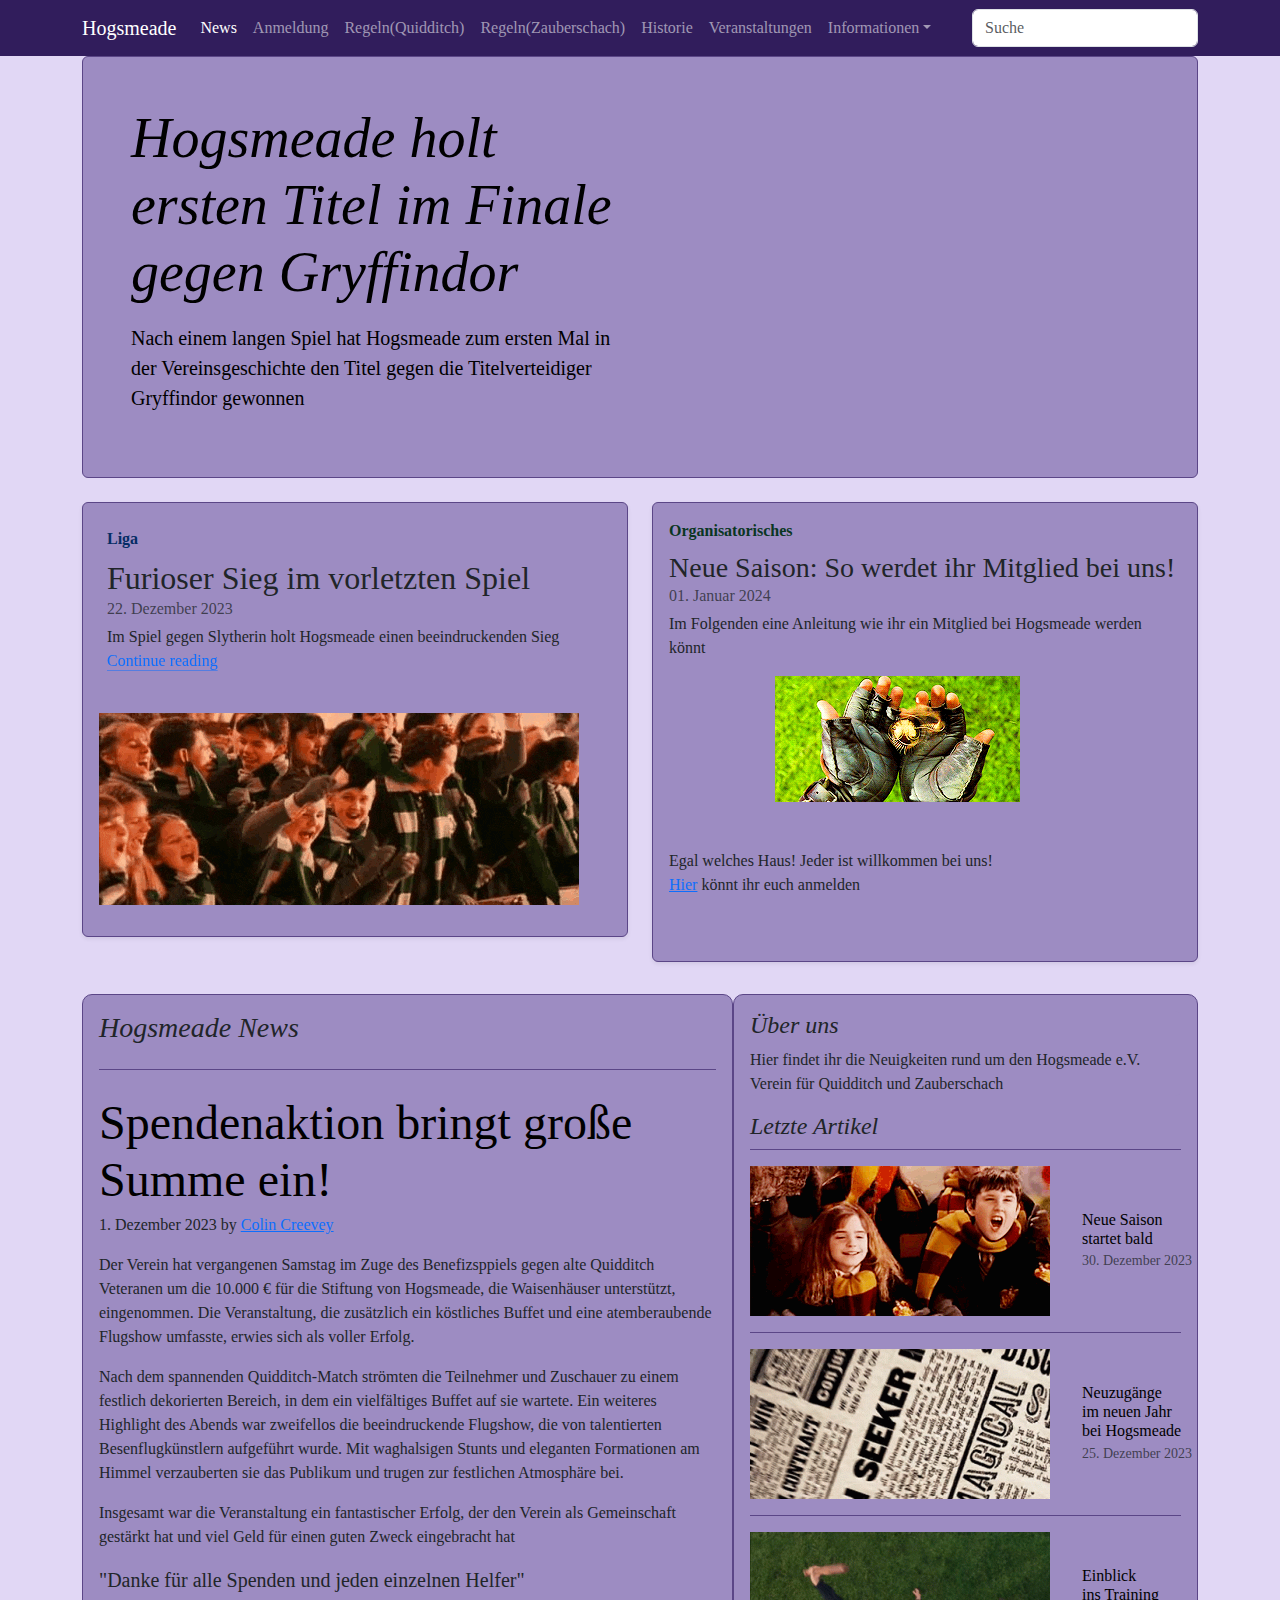
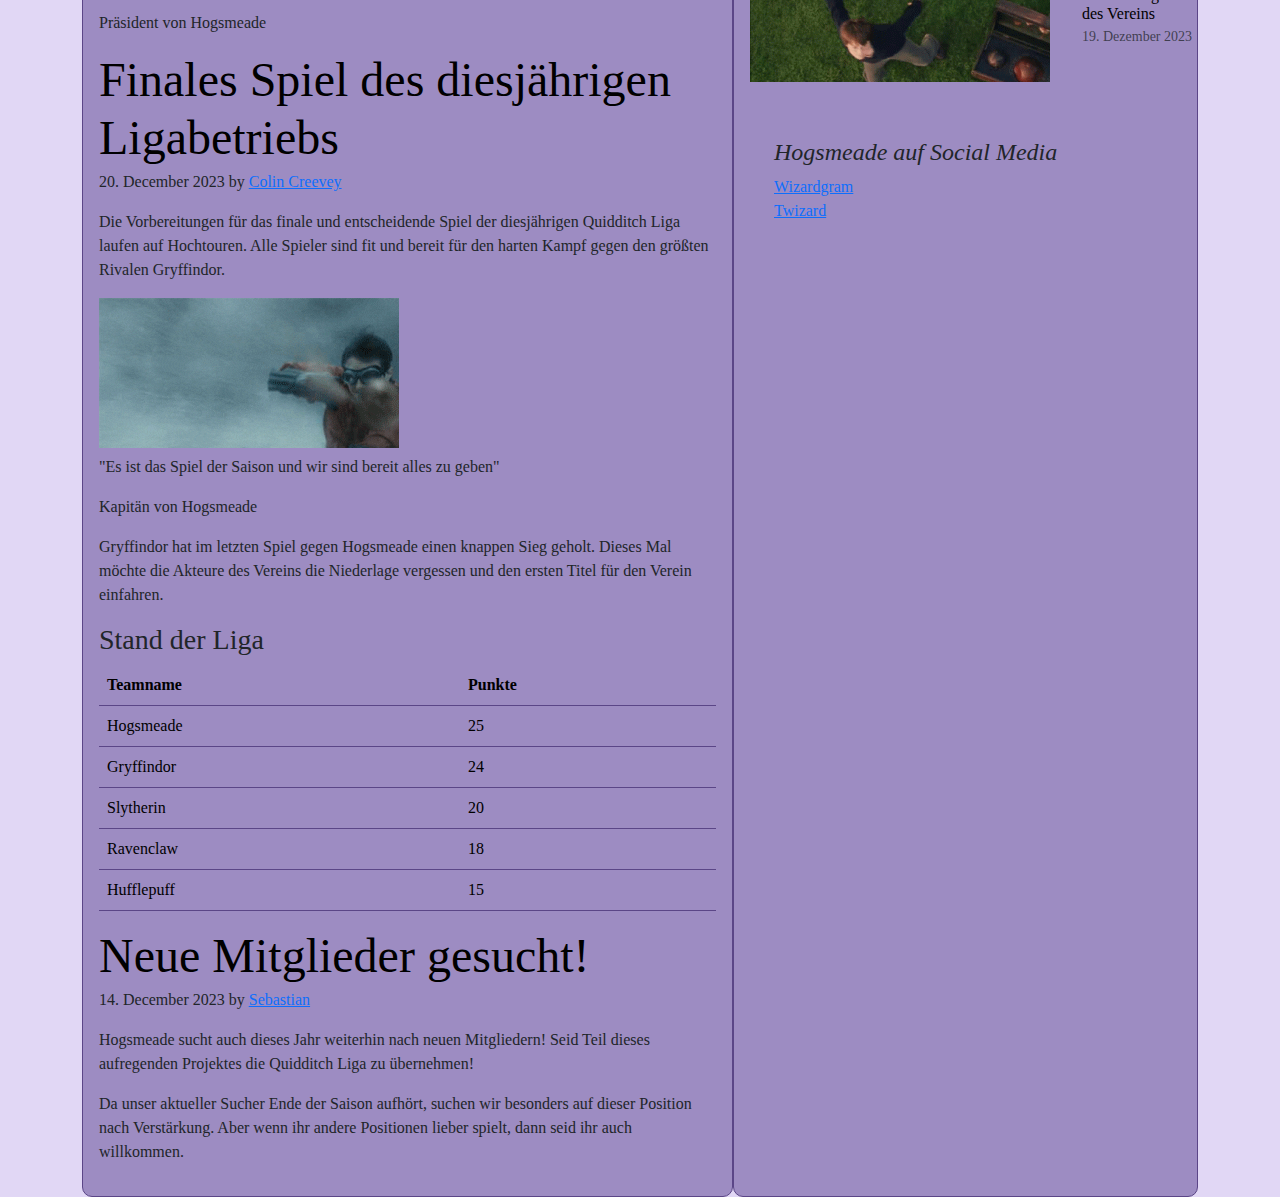
<file: index.html>
<!DOCTYPE html>
<html lang="de">
<head>
    <meta charset="UTF-8">
    <meta name="viewport" content="width=device-width, initial-scale=1">
    <title>Hogsmeade e.V.</title>
    <link rel="stylesheet" href="./CSS/bootstrap.css">
    <link rel="stylesheet" type="text/css" href="CSS/styles.css">
    <script src="./JS/bootstrap.bundle.js"></script>
</head>
<body>
<nav class="navbar navbar-expand-md navbar-dark bg-primary" aria-label="navbar">
    <div class="container-xl">
        <a class="navbar-brand" href="index.html">Hogsmeade</a>
        <button class="navbar-toggler" type="button" data-bs-toggle="collapse" data-bs-target="#navbar"
                aria-controls="navbar" aria-expanded="false" aria-label="Toggle navigation">
            <span class="navbar-toggler-icon"></span>
        </button>
        <div class="collapse navbar-collapse" id="navbar">
            <ul class="navbar-nav me-auto mb-2 mb-lg-0">
                <li class="nav-item">
                    <a class="nav-link active" aria-current="page" href="index.html">News</a>
                </li>
                <li class="nav-item">
                    <a class="nav-link" href="anmeldung.html">Anmeldung</a>
                </li>
                <li class="nav-item">
                    <a class="nav-link" href="regelnquidditch.html">Regeln(Quidditch)</a>
                </li>
                <li class="nav-item">
                    <a class="nav-link" aria-current="page" href="regelnzauberschach.html">Regeln(Zauberschach)</a>
                </li>
                <li class="nav-item">
                    <a class="nav-link" href="historie.html">Historie</a>
                </li>
                <li class="nav-item">
                    <a class="nav-link" href="veranstaltungen.html">Veranstaltungen</a>
                </li>
                <li class="nav-item dropdown">
                    <a class="nav-link dropdown-toggle" href="#" data-bs-toggle="dropdown" aria-expanded="false">Informationen</a>
                    <ul class="dropdown-menu">
                        <li><a class="dropdown-item" href="impressum.html">Impressum</a></li>
                        <li><a class="dropdown-item" href="kontakt.html">Kontakt</a></li>
                    </ul>
                </li>
            </ul>
            <form role="search">
                <input class="form-control" type="search" placeholder="Suche" aria-label="Search">
            </form>
        </div>
    </div>
</nav>

<main class="container">
    <div class="p-4 p-md-5 mb-4 rounded text-body-emphasis bg-secondary border ">
        <div class="col-lg-6 px-0">
            <h1 class="display-4 fst-italic">Hogsmeade holt ersten Titel im Finale gegen Gryffindor</h1>
            <p class="lead my-3">Nach einem langen Spiel hat Hogsmeade zum ersten Mal in der Vereinsgeschichte den Titel
                gegen die Titelverteidiger Gryffindor gewonnen</p>
        </div>
    </div>

    <div class="row ">
        <div class="col-md-6 mb-2">
            <div class="row g-0 border rounded overflow-hidden flex-md-row mb-4 shadow-sm h-md-250 position-relative bg-secondary">
                <div class="col p-4 d-flex flex-column position-static">
                    <strong class="d-inline-block mb-2 text-primary-emphasis">Liga</strong>
                    <h3 class="mb-0 fs-2">Furioser Sieg im vorletzten Spiel</h3>
                    <div class="mb-1 text-body-secondary">22. Dezember 2023</div>
                    <p class="card-text mb-auto">Im Spiel gegen Slytherin holt Hogsmeade einen beeindruckenden Sieg</p>
                    <a href="#" class="icon-link gap-1 icon-link-hover stretched-link">
                        Continue reading
                    </a>
                </div>
                <div class="d-lg-block p-3 pb-4">
                    <!--Quelle GIF:https://giphy.com/gifs/harry-potter-draco-11bwcbp9asDIpW                -->
                    <iframe src="./assets/cheer.gif" width="480" height="192" scrolling="no"></iframe>
                </div>
            </div>
        </div>
        <div class="col-md-6 mb-2">
            <div class="row g-0 border rounded overflow-hidden flex-md-row mb-4 shadow-sm h-md-250 position-relative bg-secondary">
                <div class="col p-3 d-flex flex-column position-static">
                    <strong class="d-inline-block mb-2 text-success-emphasis">Organisatorisches</strong>
                    <h3 class="mb-0">Neue Saison: So werdet ihr Mitglied bei uns!</h3>
                    <div class="mb-1 text-body-secondary">01. Januar 2024</div>
                    <p class="mb-auto">Im Folgenden eine Anleitung wie ihr ein Mitglied bei Hogsmeade werden könnt</p>
                </div>
                <div class="text-center d-lg-block">
                    <!--Quelle GIF:https://giphy.com/gifs/harry-potter-quidditch-snitch-go5Iy1VIpVwqI              -->
                    <iframe src="assets/snatch.gif" scrolling="no"></iframe>
                </div>
                <div class="col p-3 pb-5">
                    <p class="">Egal welches Haus! Jeder ist willkommen bei uns!<br><a href="anmeldung.html"
                                                                                       target="_blank">Hier</a> könnt
                        ihr euch anmelden</p>
                </div>
            </div>
        </div>
    </div>

    <div class="row g-0 ">
        <div class="col-md-7 bg-secondary border p-3">
            <h3 class="pb-4 mb-4 fst-italic border-bottom">
                Hogsmeade News
            </h3>

            <article class="blog-post">
                <h2 class="display-5 link-body-emphasis mb-1">Spendenaktion bringt große Summe ein!</h2>
                <p class="blog-post-meta">1. Dezember 2023 by <a href="impressum.html" target="_blank">Colin Creevey</a>
                </p>

                <p>Der Verein hat vergangenen Samstag im Zuge des Benefizsppiels gegen alte Quidditch Veteranen um die
                    10.000 € für die Stiftung von Hogsmeade, die Waisenhäuser unterstützt, eingenommen. Die
                    Veranstaltung, die zusätzlich ein köstliches Buffet und eine
                    atemberaubende Flugshow umfasste, erwies sich als voller Erfolg.</p>
                <p>Nach dem spannenden Quidditch-Match strömten die Teilnehmer und Zuschauer zu einem festlich
                    dekorierten Bereich, in dem ein vielfältiges Buffet auf sie wartete. Ein weiteres Highlight des
                    Abends war zweifellos die beeindruckende Flugshow, die von talentierten Besenflugkünstlern
                    aufgeführt wurde. Mit waghalsigen Stunts und eleganten Formationen am Himmel verzauberten sie das
                    Publikum und trugen zur festlichen Atmosphäre bei. </p>
                <p>Insgesamt war die Veranstaltung ein fantastischer Erfolg, der den Verein als Gemeinschaft gestärkt
                    hat und viel Geld für einen guten Zweck eingebracht hat</p>
                <blockquote class="blockquote">
                    <p>"Danke für alle Spenden und jeden einzelnen Helfer"</p>
                </blockquote>
                <p>Präsident von Hogsmeade</p>
            </article>

            <article class="blog-post">
                <h2 class="display-5 link-body-emphasis mb-1">Finales Spiel des diesjährigen Ligabetriebs</h2>
                <p class="blog-post-meta">20. December 2023 by <a href="impressum.html" target="_blank">Colin
                    Creevey</a></p>

                <p>Die Vorbereitungen für das finale und entscheidende Spiel der diesjährigen Quidditch Liga laufen auf
                    Hochtouren. Alle Spieler sind fit und bereit für den harten Kampf gegen den größten Rivalen
                    Gryffindor.</p>
                <!--Quelle GIF:https://giphy.com/gifs/harry-potter-quidditch-prisoner-of-azkaban-xpBiaXFbVUtTa                 -->
                <iframe src="assets/tense.gif" scrolling="no"></iframe>
                <blockquote>
                    <p>"Es ist das Spiel der Saison und wir sind bereit alles zu geben"</p>
                </blockquote>
                <p>Kapitän von Hogsmeade</p>
                <p>Gryffindor hat im letzten Spiel gegen Hogsmeade einen knappen Sieg geholt. Dieses Mal möchte die
                    Akteure des Vereins die Niederlage vergessen und den ersten Titel für den Verein einfahren.</p>
                <h3>Stand der Liga</h3>
                <table class="table table-primary">
                    <thead>
                    <tr>
                        <th>Teamname</th>
                        <th>Punkte</th>
                    </tr>
                    </thead>
                    <tbody>
                    <tr>
                        <td>Hogsmeade</td>
                        <td>25</td>
                    </tr>
                    <tr>
                        <td>Gryffindor</td>
                        <td>24</td>
                    </tr>
                    <tr>
                        <td>Slytherin</td>
                        <td>20</td>
                    </tr>
                    <tr>
                        <td>Ravenclaw</td>
                        <td>18</td>
                    </tr>
                    <tr>
                        <td>Hufflepuff</td>
                        <td>15</td>
                    </tr>
                    </tbody>
                </table>
            </article>

            <article class="blog-post">
                <h2 class="display-5 link-body-emphasis mb-1">Neue Mitglieder gesucht!</h2>
                <p class="blog-post-meta">14. December 2023 by <a href="impressum.html" target="_blank">Sebastian</a>
                </p>

                <p>Hogsmeade sucht auch dieses Jahr weiterhin nach neuen Mitgliedern! Seid Teil dieses aufregenden
                    Projektes die Quidditch Liga zu übernehmen!</p>
                <p>Da unser aktueller Sucher Ende der Saison aufhört, suchen wir besonders auf dieser Position nach
                    Verstärkung. Aber wenn ihr andere Positionen lieber spielt, dann seid ihr auch willkommen.</p>
            </article>
        </div>

        <div class="col-md-5 bg-secondary border p-3">
            <div class="" style="top: 2rem;">
                <div class="mb-3 bg-body-tertiary rounded bg-secondary">
                    <h4 class="fst-italic">Über uns</h4>
                    <p class="mb-0">Hier findet ihr die Neuigkeiten rund um den Hogsmeade e.V. Verein für Quidditch und
                        Zauberschach</p>
                </div>

                <div>
                    <h4 class="fst-italic">Letzte Artikel</h4>
                    <ul class="list-unstyled">
                        <li>
                            <a class="d-flex flex-column flex-lg-row gap-3 align-items-start align-items-lg-center py-3 link-body-emphasis text-decoration-none border-top"
                               href="#">
                                <!--Quelle GIF:https://giphy.com/gifs/harry-potter-hermione-neville-40KXzKllSl6ve  -->
                                <iframe src="assets/cheer%20gryff.gif" scrolling="no"></iframe>
                                <rect width="100%" height="100%" fill="#777"></rect>
                                <div class="col-lg-8">
                                    <h6 class="mb-0">Neue Saison <br>startet bald</h6>
                                    <small class="text-body-secondary">30. Dezember 2023</small>
                                </div>
                            </a>
                        </li>
                        <li>
                            <a class="d-flex flex-column flex-lg-row gap-3 align-items-start align-items-lg-center py-3 link-body-emphasis text-decoration-none border-top"
                               href="#">
                                <!--Quelle GIF:          https://tenor.com/de/view/harry-potter-hp-harry-potter-aesthetic-potter-aesthetic-wizarding-world-gif-25738201 -->
                                <iframe src="assets/zeitung%20hp.gif" scrolling="no"></iframe>
                                <rect width="100%" height="100%" fill="#777"></rect>
                                <div class="col-lg-8">
                                    <h6 class="mb-0">Neuzugänge <br>im neuen Jahr<br> bei Hogsmeade</h6>
                                    <small class="text-body-secondary">25. Dezember 2023</small>
                                </div>
                            </a>
                        </li>
                        <li>
                            <a class="d-flex flex-column flex-lg-row gap-3 align-items-start align-items-lg-center py-3 link-body-emphasis text-decoration-none border-top"
                               href="#">
                                <!--Quelle GIF:  https://tenor.com/de/view/harry-potter-score-quidditch-game-ball-gif-16263679          -->
                                <iframe src="assets/cheerdrei.gif" scrolling="no"></iframe>
                                <rect width="100%" height="100%" fill="#777"></rect>

                                <div class="col-lg-8">
                                    <h6 class="mb-0">Einblick <br>ins Training <br> des Vereins</h6>
                                    <small class="text-body-secondary">19. Dezember 2023</small>
                                </div>
                            </a>
                        </li>
                    </ul>
                </div>


                <div class="p-4">
                    <h4 class="fst-italic">Hogsmeade auf Social Media</h4>
                    <ol class="list-unstyled">
                        <li><a href="#">Wizardgram</a></li>
                        <li><a href="#">Twizard</a></li>
                    </ol>
                </div>
            </div>
        </div>
    </div>

</main>

</body>
</html>
</file>
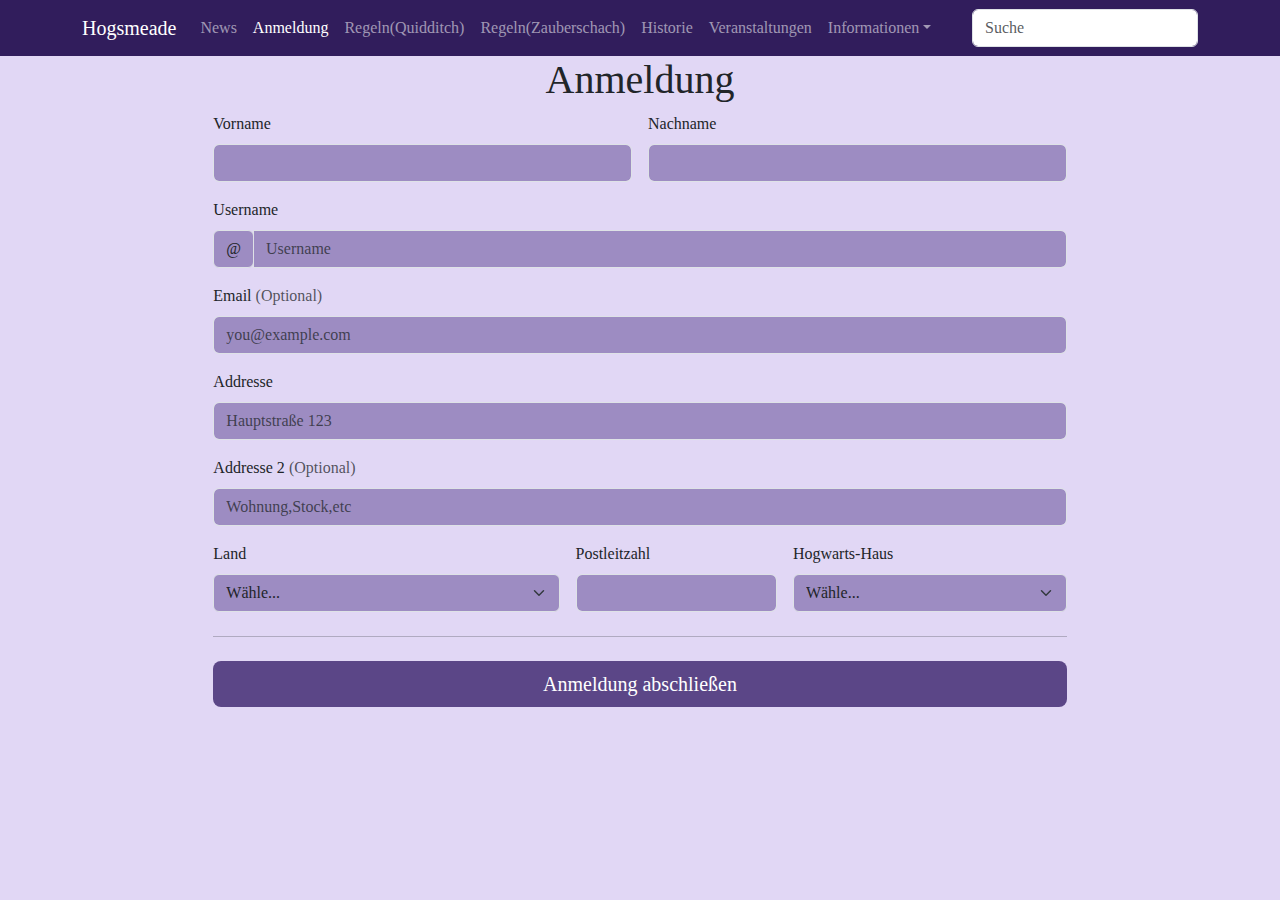
<file: anmeldung.html>
<!DOCTYPE html>
<html lang="de">
<head>
    <meta charset="UTF-8">
    <meta name="viewport" content="width=device-width, initial-scale=1">
    <title>Hogsmeade e.V.</title>
    <link rel="stylesheet" href="./CSS/bootstrap.css">
    <link rel="stylesheet" type="text/css" href="CSS/styles.css">
    <script src="./JS/bootstrap.bundle.js"></script>
</head>
<body>
<nav class="navbar navbar-expand-lg navbar-dark bg-primary" aria-label="navbar">
    <div class="container-xl">
        <a class="navbar-brand" href="index.html">Hogsmeade</a>
        <button class="navbar-toggler" type="button" data-bs-toggle="collapse" data-bs-target="#navbar"
                aria-controls="navbar" aria-expanded="false" aria-label="Toggle navigation">
            <span class="navbar-toggler-icon"></span>
        </button>
        <div class="collapse navbar-collapse" id="navbar">
            <ul class="navbar-nav me-auto mb-2 mb-lg-0">
                <li class="nav-item">
                    <a class="nav-link" aria-current="page" href="index.html">News</a>
                </li>
                <li class="nav-item">
                    <a class="nav-link active" href="anmeldung.html">Anmeldung</a>
                </li>
                <li class="nav-item">
                    <a class="nav-link" href="regelnquidditch.html">Regeln(Quidditch)</a>
                </li>
                <li class="nav-item">
                    <a class="nav-link" aria-current="page" href="regelnzauberschach.html">Regeln(Zauberschach)</a>
                </li>
                <li class="nav-item">
                    <a class="nav-link" href="historie.html">Historie</a>
                </li>
                <li class="nav-item">
                    <a class="nav-link" href="veranstaltungen.html">Veranstaltungen</a>
                </li>
                <li class="nav-item dropdown">
                    <a class="nav-link dropdown-toggle" href="#" data-bs-toggle="dropdown" aria-expanded="false">Informationen</a>
                    <ul class="dropdown-menu">
                        <li><a class="dropdown-item" href="impressum.html">Impressum</a></li>
                        <li><a class="dropdown-item" href="kontakt.html">Kontakt</a></li>
                    </ul>
                </li>
            </ul>
            <form role="search">
                <input class="form-control" type="search" placeholder="Suche" aria-label="Search">
            </form>
        </div>
    </div>
</nav>
<div class="text-center">
    <h1>Anmeldung</h1>
</div>
<div class="m-auto col-8">
    <div class=" col-lg-12 ">
        <form class="needs-validation" novalidate="">
            <div class="row g-3">
                <div class="col-sm-6">
                    <label for="firstName" class="form-label">Vorname</label>
                    <input type="text" class="form-control bg-body-tertiary" id="firstName" placeholder="" value="" required>
                </div>

                <div class="col-sm-6">
                    <label for="lastName" class="form-label">Nachname</label>
                    <input type="text" class="form-control bg-body-tertiary" id="lastName" placeholder="" value="" required>
                </div>

                <div class="col-12">
                    <label for="username" class="form-label">Username</label>
                    <div class="input-group has-validation">
                        <span class="input-group-text bg-body-tertiary">@</span>
                        <input type="text" class="form-control bg-body-tertiary" id="username" placeholder="Username" required>
                    </div>
                </div>

                <div class="col-12">
                    <label for="email" class="form-label">Email <span class="text-muted">(Optional)</span></label>
                    <input type="email" class="form-control bg-body-tertiary" id="email" placeholder="you@example.com">
                </div>

                <div class="col-12">
                    <label for="address" class="form-label">Addresse</label>
                    <input type="text" class="form-control bg-body-tertiary" id="address" placeholder="Hauptstraße 123" required>
                </div>

                <div class="col-12">
                    <label for="address2" class="form-label">Addresse 2 <span
                            class="text-muted">(Optional)</span></label>
                    <input type="text" class="form-control bg-body-tertiary" id="address2" placeholder="Wohnung,Stock,etc">
                </div>

                <div class="col-md-5">
                    <label for="country" class="form-label">Land</label>
                    <select class="form-select bg-body-tertiary" id="country" required>
                        <option value="">Wähle...</option>
                        <option>England</option>
                        <option>Wales</option>
                        <option>Schottland</option>
                        <option>England</option>
                    </select>
                </div>

                <div class="col-md-3">
                    <label for="plz" class="form-label">Postleitzahl</label>
                    <input type="text" class="form-control bg-body-tertiary" id="plz" placeholder="" required>
                </div>
                <div class="col-md-4">
                    <label for="house" class="form-label">Hogwarts-Haus</label>
                    <select class="form-select bg-body-tertiary" id="house" required>
                        <option value="">Wähle...</option>
                        <option>Gryffindor</option>
                        <option>Slytherin</option>
                        <option>Ravenclaw</option>
                        <option>Hufflepuff</option>
                    </select>
                </div>
            </div>

            <hr class="my-4">


            <button class="w-100 btn btn-primary btn-lg" type="submit">Anmeldung abschließen</button>
        </form>
    </div>
</div>
</body>
</html>
</file>
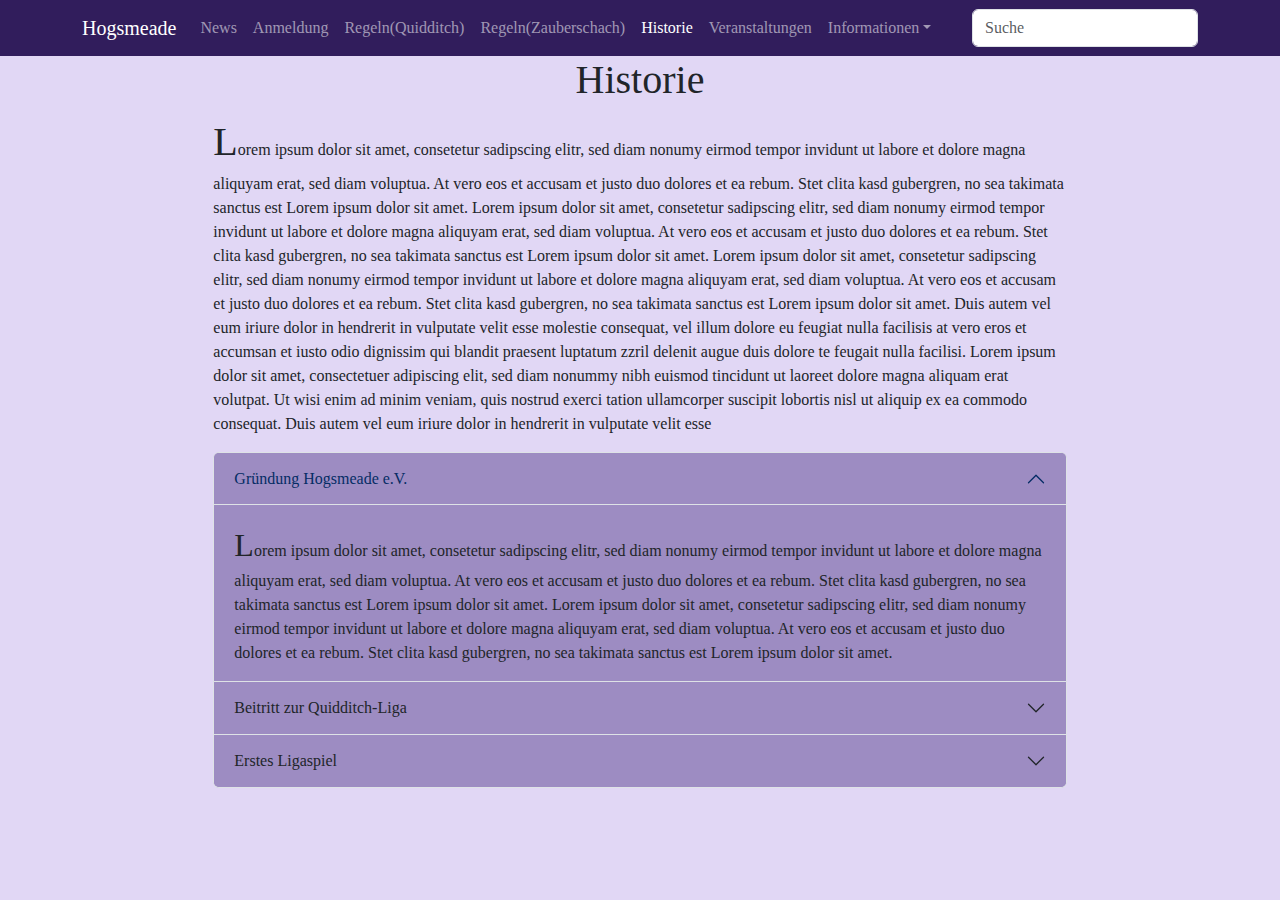
<file: historie.html>
<!DOCTYPE html>
<html lang="de">
<head>
    <meta charset="UTF-8">
    <meta name="viewport" content="width=device-width, initial-scale=1">
    <title>Hogsmeade e.V.</title>
    <link rel="stylesheet" href="./CSS/bootstrap.css">
    <link rel="stylesheet" type="text/css" href="CSS/styles.css">
    <script src="./JS/bootstrap.bundle.js"></script>
</head>
<body>
<nav class="navbar navbar-expand-lg navbar-dark bg-primary" aria-label="navbar">
    <div class="container-xl">
        <a class="navbar-brand" href="index.html">Hogsmeade</a>
        <button class="navbar-toggler" type="button" data-bs-toggle="collapse" data-bs-target="#navbar"
                aria-controls="navbar" aria-expanded="false" aria-label="Toggle navigation">
            <span class="navbar-toggler-icon"></span>
        </button>
        <div class="collapse navbar-collapse" id="navbar">
            <ul class="navbar-nav me-auto mb-2 mb-lg-0">
                <li class="nav-item">
                    <a class="nav-link" aria-current="page" href="index.html">News</a>
                </li>
                <li class="nav-item">
                    <a class="nav-link" href="anmeldung.html">Anmeldung</a>
                </li>
                <li class="nav-item">
                    <a class="nav-link" href="regelnquidditch.html">Regeln(Quidditch)</a>
                </li>
                <li class="nav-item">
                    <a class="nav-link" aria-current="page" href="regelnzauberschach.html">Regeln(Zauberschach)</a>
                </li>
                <li class="nav-item">
                    <a class="nav-link active" href="historie.html">Historie</a>
                </li>
                <li class="nav-item">
                    <a class="nav-link" href="veranstaltungen.html">Veranstaltungen</a>
                </li>
                <li class="nav-item dropdown">
                    <a class="nav-link dropdown-toggle" href="#" data-bs-toggle="dropdown" aria-expanded="false">Informationen</a>
                    <ul class="dropdown-menu">
                        <li><a class="dropdown-item" href="impressum.html">Impressum</a></li>
                        <li><a class="dropdown-item" href="kontakt.html">Kontakt</a></li>
                    </ul>
                </li>
            </ul>
            <form role="search">
                <input class="form-control" type="search" placeholder="Suche" aria-label="Search">
            </form>
        </div>
    </div>
</nav>
<div class="col-8 m-auto">
    <h1 class="text-center">Historie</h1>
    <p><span class="fs-1">L</span>orem ipsum dolor sit amet, consetetur sadipscing elitr, sed diam nonumy eirmod tempor invidunt ut labore et
        dolore magna aliquyam erat, sed diam voluptua. At vero eos et accusam et justo duo dolores et ea rebum. Stet
        clita kasd gubergren, no sea takimata sanctus est Lorem ipsum dolor sit amet. Lorem ipsum dolor sit amet,
        consetetur sadipscing elitr, sed diam nonumy eirmod tempor invidunt ut labore et dolore magna aliquyam erat, sed
        diam voluptua. At vero eos et accusam et justo duo dolores et ea rebum. Stet clita kasd gubergren, no sea
        takimata sanctus est Lorem ipsum dolor sit amet. Lorem ipsum dolor sit amet, consetetur sadipscing elitr, sed
        diam nonumy eirmod tempor invidunt ut labore et dolore magna aliquyam erat, sed diam voluptua. At vero eos et
        accusam et justo duo dolores et ea rebum. Stet clita kasd gubergren, no sea takimata sanctus est Lorem ipsum
        dolor sit amet.

        Duis autem vel eum iriure dolor in hendrerit in vulputate velit esse molestie consequat, vel illum dolore eu
        feugiat nulla facilisis at vero eros et accumsan et iusto odio dignissim qui blandit praesent luptatum zzril
        delenit augue duis dolore te feugait nulla facilisi. Lorem ipsum dolor sit amet, consectetuer adipiscing elit,
        sed diam nonummy nibh euismod tincidunt ut laoreet dolore magna aliquam erat volutpat.

        Ut wisi enim ad minim veniam, quis nostrud exerci tation ullamcorper suscipit lobortis nisl ut aliquip ex ea
        commodo consequat. Duis autem vel eum iriure dolor in hendrerit in vulputate velit esse</p>
</div>
<div>
    <div class="bd-example col-8 m-auto">
        <div class="accordion" id="accordionExample">
            <div class="accordion-item bg-secondary">
                <h4 class="accordion-header" id="headingOne">
                    <button class="accordion-button bg-secondary" type="button" data-bs-toggle="collapse"
                            data-bs-target="#collapseOne" aria-expanded="true" aria-controls="collapseOne">
                        Gründung Hogsmeade e.V.
                    </button>
                </h4>
                <div id="collapseOne" class="accordion-collapse collapse show" aria-labelledby="headingOne"
                     data-bs-parent="#accordionExample" style="">
                    <div class="accordion-body">
                        <span class="fs-2">L</span>orem ipsum dolor sit amet, consetetur sadipscing elitr, sed diam nonumy eirmod tempor invidunt
                        ut labore et dolore magna aliquyam erat, sed diam voluptua. At vero eos et accusam et justo duo
                        dolores et ea rebum. Stet clita kasd gubergren, no sea takimata sanctus est Lorem ipsum dolor
                        sit amet. Lorem ipsum dolor sit amet, consetetur sadipscing elitr, sed diam nonumy eirmod tempor
                        invidunt ut labore et dolore magna aliquyam erat, sed diam voluptua. At vero eos et accusam et
                        justo duo dolores et ea rebum. Stet clita kasd gubergren, no sea takimata sanctus est Lorem
                        ipsum dolor sit amet.
                    </div>
                </div>
            </div>
            <div class="accordion-item bg-secondary">
                <h4 class="accordion-header" id="headingTwo">
                    <button class="accordion-button collapsed bg-secondary" type="button" data-bs-toggle="collapse"
                            data-bs-target="#collapseTwo" aria-expanded="false" aria-controls="collapseTwo">
                        Beitritt zur Quidditch-Liga
                    </button>
                </h4>
                <div id="collapseTwo" class="accordion-collapse collapse" aria-labelledby="headingTwo"
                     data-bs-parent="#accordionExample">
                    <div class="accordion-body">
                        <span class="fs-2">L</span>orem ipsum dolor sit amet, consetetur sadipscing elitr, sed diam nonumy eirmod tempor invidunt
                        ut labore et dolore magna aliquyam erat, sed diam voluptua. At vero eos et accusam et justo duo
                        dolores et ea rebum. Stet clita kasd gubergren, no sea takimata sanctus est Lorem ipsum dolor
                        sit amet. Lorem ipsum dolor sit amet, consetetur sadipscing elitr, sed diam nonumy eirmod tempor
                        invidunt ut labore et dolore magna aliquyam erat, sed diam voluptua. At vero eos et accusam et
                        justo duo dolores et ea rebum. Stet clita kasd gubergren, no sea takimata sanctus est Lorem
                        ipsum dolor sit amet.
                    </div>
                </div>
            </div>
            <div class="accordion-item bg-secondary">
                <h4 class="accordion-header" id="headingThree">
                    <button class="accordion-button collapsed bg-secondary" type="button" data-bs-toggle="collapse"
                            data-bs-target="#collapseThree" aria-expanded="false" aria-controls="collapseThree">
                        Erstes Ligaspiel
                    </button>
                </h4>
                <div id="collapseThree" class="accordion-collapse collapse " aria-labelledby="headingThree"
                     data-bs-parent="#accordionExample">
                    <div class="accordion-body">
                        <span class="fs-2">L</span>orem ipsum dolor sit amet, consetetur sadipscing elitr, sed diam nonumy eirmod tempor invidunt
                        ut labore et dolore magna aliquyam erat, sed diam voluptua. At vero eos et accusam et justo duo
                        dolores et ea rebum. Stet clita kasd gubergren, no sea takimata sanctus est Lorem ipsum dolor
                        sit amet. Lorem ipsum dolor sit amet, consetetur sadipscing elitr, sed diam nonumy eirmod tempor
                        invidunt ut labore et dolore magna aliquyam erat, sed diam voluptua. At vero eos et accusam et
                        justo duo dolores et ea rebum. Stet clita kasd gubergren, no sea takimata sanctus est Lorem
                        ipsum dolor sit amet.
                    </div>
                </div>
            </div>
        </div>
    </div>
</div>

</body>
</html>
</file>
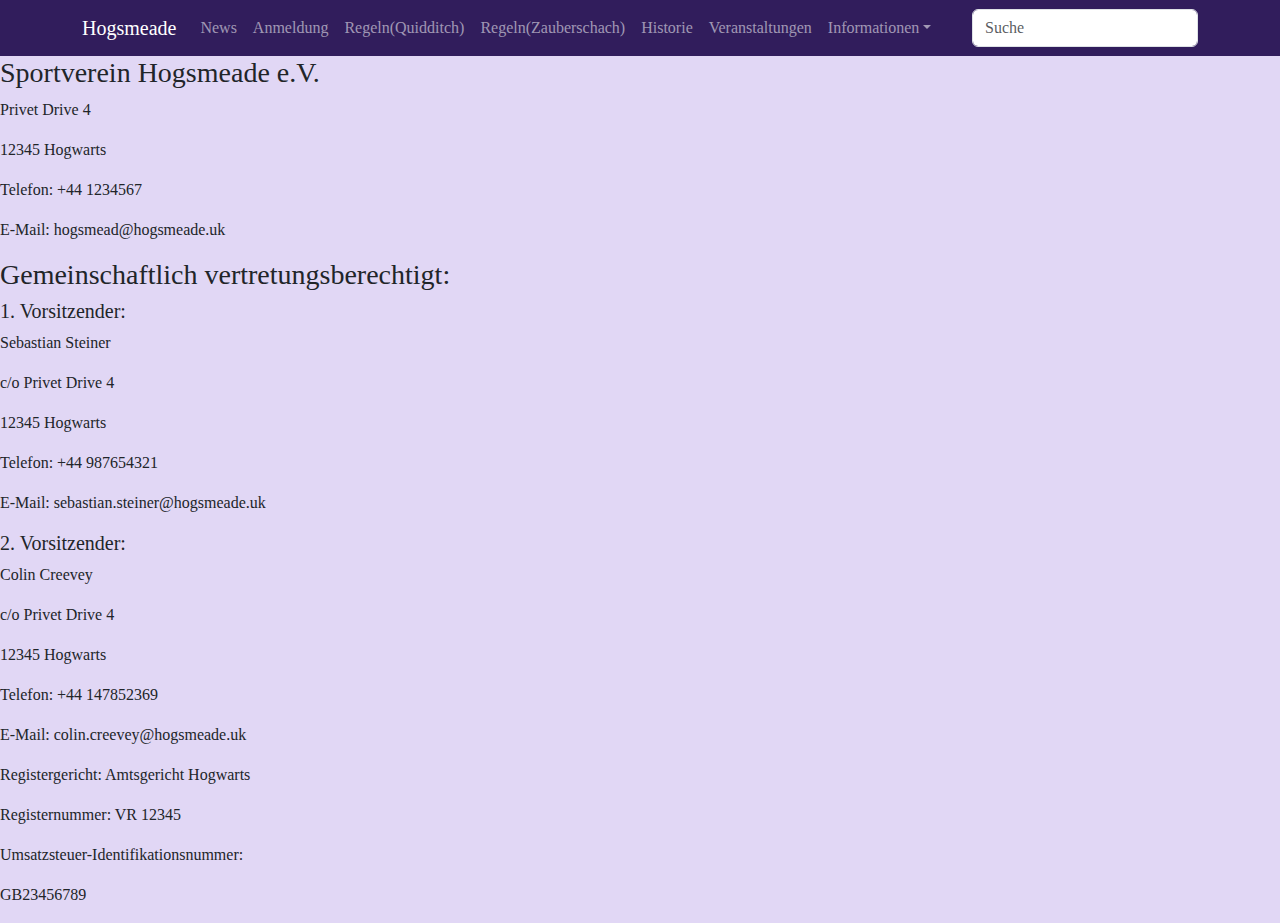
<file: impressum.html>
<!DOCTYPE html>
<html lang="de">
<head>
    <meta charset="UTF-8">
    <meta name="viewport" content="width=device-width, initial-scale=1">
    <title>Hogsmeade e.V.</title>
    <link rel="stylesheet" href="./CSS/bootstrap.css">
    <link rel="stylesheet" type="text/css" href="CSS/styles.css">
    <script src="./JS/bootstrap.bundle.js"></script>
</head>
<body>
<nav class="navbar navbar-expand-lg navbar-dark bg-primary" aria-label="navbar">
    <div class="container-xl">
        <a class="navbar-brand" href="index.html">Hogsmeade</a>
        <button class="navbar-toggler" type="button" data-bs-toggle="collapse" data-bs-target="#navbar" aria-controls="navbar" aria-expanded="false" aria-label="Toggle navigation">
            <span class="navbar-toggler-icon"></span>
        </button>
        <div class="collapse navbar-collapse" id="navbar">
            <ul class="navbar-nav me-auto mb-2 mb-lg-0">
                <li class="nav-item">
                    <a class="nav-link" aria-current="page" href="index.html">News</a>
                </li>
                <li class="nav-item">
                    <a class="nav-link " href="anmeldung.html">Anmeldung</a>
                </li>
                <li class="nav-item">
                    <a class="nav-link" href="regelnquidditch.html">Regeln(Quidditch)</a>
                </li>
                <li class="nav-item">
                    <a class="nav-link" aria-current="page" href="regelnzauberschach.html">Regeln(Zauberschach)</a>
                </li>
                <li class="nav-item">
                    <a class="nav-link" href="historie.html">Historie</a>
                </li>
                <li class="nav-item">
                    <a class="nav-link" href="veranstaltungen.html">Veranstaltungen</a>
                </li>
                <li class="nav-item dropdown">
                    <a class="nav-link dropdown-toggle" href="#" data-bs-toggle="dropdown" aria-expanded="false">Informationen</a>
                    <ul class="dropdown-menu">
                        <li><a class="dropdown-item active" href="impressum.html">Impressum</a></li>
                        <li><a class="dropdown-item" href="kontakt.html">Kontakt</a></li>
                    </ul>
                </li>
            </ul>
            <form role="search">
                <input class="form-control" type="search" placeholder="Suche" aria-label="Search">
            </form>
        </div>
    </div>
</nav>
<div class="">
<h3 >Sportverein Hogsmeade e.V.</h3>
<p>Privet Drive 4</p>
<p>12345 Hogwarts</p>

<p>Telefon: +44 1234567</p>
<p>E-Mail: hogsmead@hogsmeade.uk</p>

<h3>Gemeinschaftlich vertretungsberechtigt:</h3>
<h5>1. Vorsitzender:</h5>
<p>Sebastian Steiner</p>
<p>c/o Privet Drive 4</p>
<p>12345 Hogwarts</p>
<p>Telefon: +44 987654321</p>
<p>E-Mail: sebastian.steiner@hogsmeade.uk</p>


<h5>2. Vorsitzender:</h5>
<p>Colin Creevey</p>
<p>c/o Privet Drive 4</p>
<p>12345 Hogwarts</p>
<p>Telefon: +44 147852369</p>
<p>E-Mail: colin.creevey@hogsmeade.uk</p>


<p>Registergericht: Amtsgericht Hogwarts</p>
<p>Registernummer: VR 12345</p>

<p>Umsatzsteuer-Identifikationsnummer:</p>
<p>GB23456789</p>
</div>
</body>
</html>
</file>
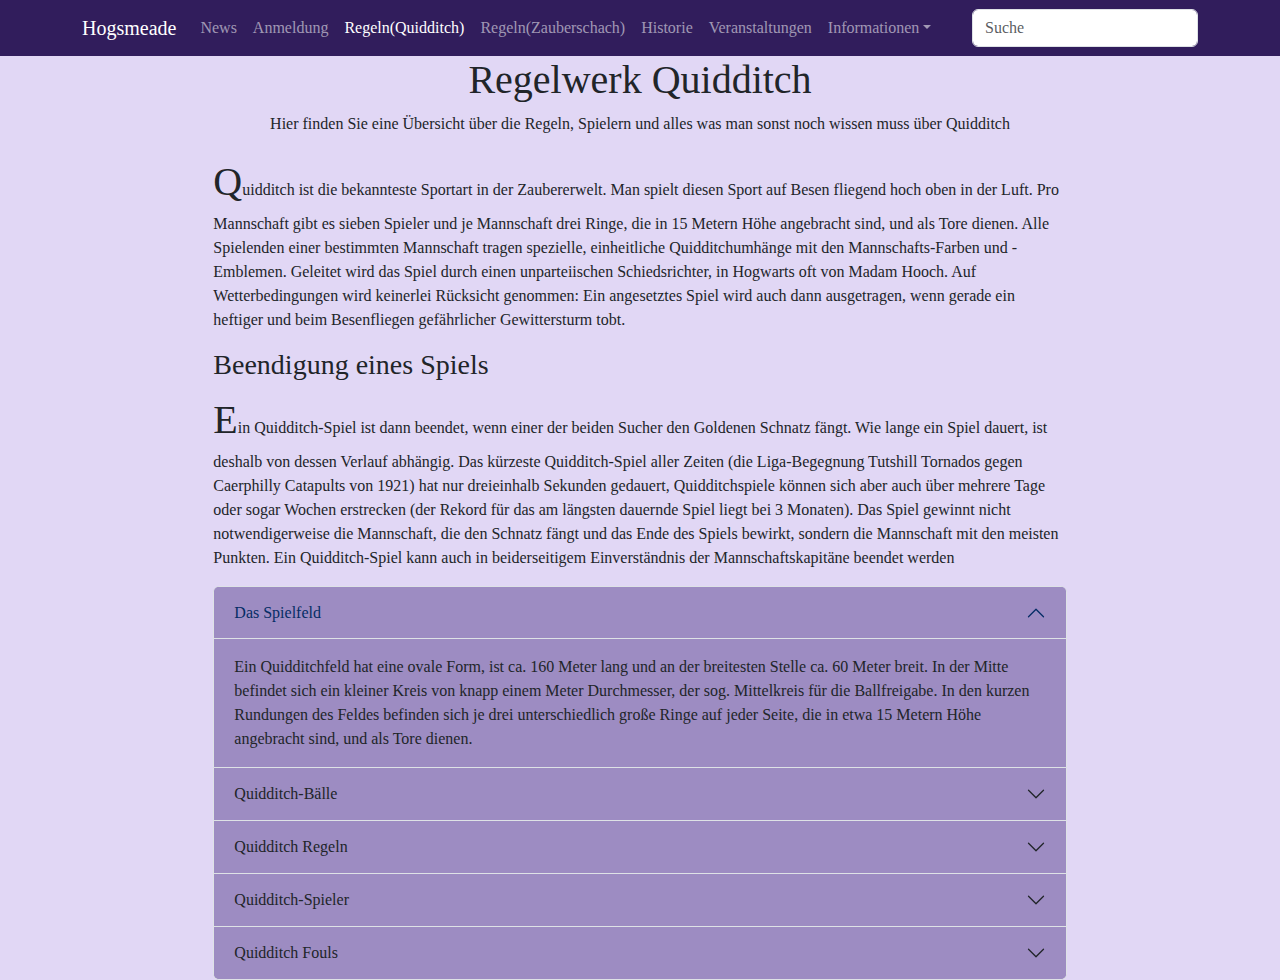
<file: regelnquidditch.html>
<!DOCTYPE html>
<html lang="de">
<head>
    <meta charset="UTF-8">
    <meta name="viewport" content="width=device-width, initial-scale=1">
    <title>Hogsmeade e.V.</title>
    <link href="./CSS/bootstrap.css" rel="stylesheet">
    <link href="CSS/styles.css" rel="stylesheet" type="text/css">
    <script src="./JS/bootstrap.bundle.js"></script>
</head>
<body>
<nav aria-label="navbar" class="navbar navbar-expand-lg navbar-dark bg-primary">
    <div class="container-xl">
        <a class="navbar-brand" href="index.html">Hogsmeade</a>
        <button aria-controls="navbar" aria-expanded="false" aria-label="Toggle navigation" class="navbar-toggler"
                data-bs-target="#navbar" data-bs-toggle="collapse" type="button">
            <span class="navbar-toggler-icon"></span>
        </button>
        <div class="collapse navbar-collapse" id="navbar">
            <ul class="navbar-nav me-auto mb-2 mb-lg-0">
                <li class="nav-item">
                    <a aria-current="page" class="nav-link" href="index.html">News</a>
                </li>
                <li class="nav-item">
                    <a class="nav-link" href="anmeldung.html">Anmeldung</a>
                </li>
                <li class="nav-item">
                    <a class="nav-link active" href="regelnquidditch.html">Regeln(Quidditch)</a>
                </li>
                <li class="nav-item">
                    <a aria-current="page" class="nav-link" href="regelnzauberschach.html">Regeln(Zauberschach)</a>
                </li>
                <li class="nav-item">
                    <a class="nav-link" href="historie.html">Historie</a>
                </li>
                <li class="nav-item">
                    <a class="nav-link" href="veranstaltungen.html">Veranstaltungen</a>
                </li>
                <li class="nav-item dropdown">
                    <a aria-expanded="false" class="nav-link dropdown-toggle" data-bs-toggle="dropdown" href="#">Informationen</a>
                    <ul class="dropdown-menu">
                        <li><a class="dropdown-item" href="impressum.html">Impressum</a></li>
                        <li><a class="dropdown-item" href="kontakt.html">Kontakt</a></li>
                    </ul>
                </li>
            </ul>
            <form role="search">
                <input aria-label="Search" class="form-control" placeholder="Suche" type="search">
            </form>
        </div>
    </div>
</nav>

<div class="text-center">
    <h1>Regelwerk Quidditch</h1>
    <p>Hier finden Sie eine Übersicht über die Regeln, Spielern und alles was man sonst noch wissen muss über Quidditch</p>
</div>
<!--Quelle https://harry-potter.fandom.com/de/wiki/Quidditch#Britische_und_Irische_Quidditch-Liga-->
<div class="col-8 m-auto">
    <p><span class="fs-1">Q</span>uidditch ist die bekannteste Sportart in der Zaubererwelt. Man spielt diesen Sport auf
        Besen fliegend hoch oben
        in der Luft. Pro Mannschaft gibt es sieben Spieler und je Mannschaft drei Ringe, die in 15 Metern Höhe
        angebracht sind, und als Tore dienen. Alle Spielenden einer bestimmten Mannschaft tragen spezielle, einheitliche
        Quidditchumhänge mit den Mannschafts-Farben und -Emblemen. Geleitet wird das Spiel durch einen unparteiischen
        Schiedsrichter, in Hogwarts oft von Madam Hooch. Auf Wetterbedingungen wird keinerlei Rücksicht genommen: Ein
        angesetztes Spiel wird auch dann ausgetragen, wenn gerade ein heftiger und beim Besenfliegen gefährlicher
        Gewittersturm tobt.</p>
    <p><h3>Beendigung eines Spiels</h3>
    <span class="fs-1">E</span>in Quidditch-Spiel ist dann beendet, wenn einer der beiden Sucher den Goldenen Schnatz fängt. Wie lange ein
    Spiel dauert, ist deshalb von dessen Verlauf abhängig. Das kürzeste Quidditch-Spiel aller Zeiten (die
    Liga-Begegnung Tutshill Tornados gegen Caerphilly Catapults von 1921) hat nur dreieinhalb Sekunden gedauert,
    Quidditchspiele können sich aber auch über mehrere Tage oder sogar Wochen erstrecken (der Rekord für das am
    längsten dauernde Spiel liegt bei 3 Monaten).
    Das Spiel gewinnt nicht notwendigerweise die Mannschaft, die den Schnatz fängt und das Ende des Spiels bewirkt,
    sondern die Mannschaft mit den meisten Punkten.

    Ein Quidditch-Spiel kann auch in beiderseitigem Einverständnis der Mannschaftskapitäne beendet werden </p>
</div>
<div>
    <div class="bd-example col-8 m-auto ">
        <div class="accordion " id="accordionExample">
            <div class="accordion-item bg-secondary">
                <h4 class="accordion-header" id="headingOne">
                    <button aria-controls="collapseOne" aria-expanded="true" class="accordion-button bg-secondary"
                            data-bs-target="#collapseOne" data-bs-toggle="collapse" type="button">
                        Das Spielfeld
                    </button>
                </h4>
                <div aria-labelledby="headingOne" class="accordion-collapse collapse show"
                     data-bs-parent="#accordionExample" id="collapseOne" style="">
                    <div class="accordion-body">
                        Ein Quidditchfeld hat eine ovale Form, ist ca. 160 Meter lang und an der breitesten Stelle ca.
                        60 Meter breit.
                        In der Mitte befindet sich ein kleiner Kreis von knapp einem Meter Durchmesser, der sog.
                        Mittelkreis für die Ballfreigabe.
                        In den kurzen Rundungen des Feldes befinden sich je drei unterschiedlich große Ringe auf jeder
                        Seite, die in etwa 15 Metern Höhe angebracht sind, und als Tore dienen.
                    </div>
                </div>
            </div>
            <div class="accordion-item bg-secondary">
                <h4 class="accordion-header" id="headingTwo">
                    <button aria-controls="collapseTwo" aria-expanded="false"
                            class="accordion-button collapsed bg-secondary"
                            data-bs-target="#collapseTwo" data-bs-toggle="collapse" type="button">
                        Quidditch-Bälle
                    </button>
                </h4>
                <div aria-labelledby="headingTwo" class="accordion-collapse collapse" data-bs-parent="#accordionExample"
                     id="collapseTwo">
                    <div class="accordion-body">
                        Im Quidditchsport gibt es insgesamt drei Ballarten und vier Quidditch-Bälle:
                        <table class="table table-sm table-primary">
                            <thead>
                            <tr>
                                <th>Ball</th>
                                <th>Eigenschaft</th>
                            </tr>
                            </thead>
                            <tr>
                                <th>Quaffel
                                    (quaffle)
                                </th>
                                <th>Dieser hellrote Lederball von etwa 30 cm Durchmesser wird von den
                                    JägerInnen auf die Torringe geworfen.
                                    Ein Tor gibt 10 Punkte für das Team, das es wirft.
                                </th>
                            </tr>
                            <tr>
                                <th>Zwei Klatscher
                                    (bludger)
                                </th>
                                <th>
                                    Diese großen schwarzen Eisenkugeln jagen den jeden SpielerIn, der ihn ihrer Nähe
                                    ist.
                                    Sie werden von den Treibern, so weit wie möglich weggeschlagen,
                                    ehe sie die eigenen MannschaftsspielerInnen angreifen können.
                                </th>
                            </tr>
                            <tr>
                                <th>Der goldenen Schnatz
                                    (golden snitch)
                                </th>
                                <th>Der Walnussgroße goldene Ball mit silbernen Flügeln ist so verzaubert,
                                    dass er rasant herumfliegt und sich versteckt.
                                    Die Mannschaft des Suchers, dem es gelingt, den Schnatz zu fangen,
                                    erhält zusätzlich 150 Punkte.
                                </th>
                            </tr>
                        </table>
                        Der goldene Schnatz kam als letztes Spielelement zum Quidditch-Spiel,
                        während zuerst der Quaffel da war und etwas später die zwei Klatscher hinzukamen.
                        Die Quidditch-Spielbälle werden in einem Holzkasten mit speziellen Halterungen für die beiden
                        Klatscher und den Schnatz aufbewahrt, da sich diese verzauberten Bälle sonst selbstständig
                        machen würden.
                    </div>
                </div>
            </div>
            <div class="accordion-item bg-secondary">
                <h4 class="accordion-header" id="headingThree">
                    <button aria-controls="collapseThree" aria-expanded="false"
                            class="accordion-button collapsed bg-secondary"
                            data-bs-target="#collapseThree" data-bs-toggle="collapse" type="button">
                        Quidditch Regeln
                    </button>
                </h4>
                <div aria-labelledby="headingThree" class="accordion-collapse collapse"
                     data-bs-parent="#accordionExample" id="collapseThree">
                    <div class="accordion-body bg-secondary">
                        <ul class="list-group">
                            <li class="list-group-item bg-secondary"> Die Spieler dürfen die Linien, die das Spielfeld
                                begrenzen,
                                nicht überschreiten, sie können so hochfliegen, wie sie wollen. Der gegnerischen
                                Mannschaft wird der Quaffel zugesprochen, wenn ein Spieler die Spielfeldbegrenzung
                                verlässt.
                            </li>
                            <li class="list-group-item bg-secondary">Ein MannschaftskapitänIn kann jederzeit um eine
                                Auszeit bitten
                                Diese Auszeit kann bis zu zwei Stunden dauern, wenn das Spiel länger als 12 Stunden
                                gedauert hat. Die Spieler dürfen den Boden berühren. Wenn eine Mannschaft nicht mit
                                allen Spielern zum Wiederanpfiff auf dem Spielfeld erscheint, führt das zur
                                Disqualifikation.
                            </li>
                            <li class="list-group-item bg-secondary"> Im Falle eines Fouls kann im Falle
                                Strafen/Freiwürfe verhängen.
                                Ein einzelner Jäger der gegnerischen Mannschaft fliegt vom Mittelkreis in den Torraum
                                und versucht, ein Tor zu erzielen. Der Hüter der gegnerischen Mannschaft darf versuchen,
                                den Schuss zu blocken, aber kein anderer Spieler darf eingreifen.
                            </li>
                            <li class="list-group-item bg-secondary"> Körperkontakt ist erlaubt, aber die Spieler dürfen
                                den Gegner
                                nicht umklammern.
                            </li>
                            <li class="list-group-item bg-secondary"> Verletzt sich ein SpielerIn, ist es nicht erlaubt,
                                ihn/sie
                                auszuwechseln. Die Mannschaft muss mit dezimierter Spielerzahl weiterspielen.
                            </li>
                            <li class="list-group-item bg-secondary"> Zauberstäbe dürfen von den Spielern mit zum Spiel
                                gebracht
                                werden. Einer Verfügung von 1538 zu Folge, dürfen sie aber nicht benutzt werden.
                            </li>
                            <li class="list-group-item bg-secondary"> Ein Spiel endet mit dem Fang des goldenen Schnatz
                                oder mit dem
                                beiderseitigen Einverständnis der Kapitäne, das Spiel zu beenden.
                            </li>
                            <li class="list-group-item bg-secondary"> Eine Änderung der Quidditch-Regeln aus dem Jahr
                                1849 sieht vor,
                                dass die Mannschaft eines Spielers, der von einem Zuschauer mit einem Zauberspruch
                                belegt wird, automatisch aus dem Spiel ausscheidet, unabhängig davon, ob die Mannschaft
                                den Zauber angeordnet oder gebilligt hat oder nicht.
                            </li>
                        </ul>
                    </div>
                </div>
            </div>
            <div class="accordion-item bg-secondary">
                <h4 class="accordion-header" id="headingFour">
                    <button aria-controls="collapseFour" aria-expanded="false"
                            class="accordion-button collapsed bg-secondary"
                            data-bs-target="#collapseFour" data-bs-toggle="collapse" type="button">
                        Quidditch-Spieler
                    </button>
                </h4>
                <div aria-labelledby="headingFour" class="accordion-collapse collapse bg-secondary"
                     data-bs-parent="#accordionExample" id="collapseFour">
                    <div class="accordion-body bg-secondary">
                        Die sieben Spieler einer Quidditchmannschaft setzen sich wie folgt zusammen:
                        <ul class="list-group">
                            <li> Drei Jäger (im Original: chaser): diese versuchen den Quaffel durch eines der
                                gegnerischen Torringe zu werfen.
                            </li>
                            <li>Einen Hüter (im Original: keeper): dieser versucht zu verhindern, dass die gegnerischen
                                Jäger die Tore werfen.
                            </li>
                            <li> Zwei Treiber (im Original: beater): diese versuchen, mit Schlägern die Klatschern von
                                den Mitspielern der eigenen Mannschaft abzuwehren und schlagen sie auf gegnerische
                                Spieler.
                            </li>
                            <li>Einen Sucher (im Original: seeker): dieser versucht, den goldenen Schnatz zu fangen.
                            </li>
                        </ul>
                    </div>
                </div>
            </div>
            <div class="accordion-item bg-secondary">
                <h4 class="accordion-header" id="headingFive">
                    <button aria-controls="collapseFive" aria-expanded="false"
                            class="accordion-button collapsed bg-secondary"
                            data-bs-target="#collapseFive" data-bs-toggle="collapse" type="button">
                        Quidditch Fouls
                    </button>
                </h4>
                <div aria-labelledby="headingFive" class="accordion-collapse collapse"
                     data-bs-parent="#accordionExample" id="collapseFive">
                    <div class="accordion-body">
                        In einem Quidditch-Spiel können 700 verschiedene Quidditch-Fouls angewendet werden. Der
                        Quidditch-Experte Kennilworthy Whisp schreibt in seinem Buch Quidditch im Wandel der Zeiten ein
                        Bestseller in der magischen Welt, dass diese 700 Fouls während des 1. Quidditch
                        Weltmeisterschaft 1473 begangen wurden.
                        Nach dem 1538 erlassenen Verbot einen Zauberstab während des Spieles zu benutzen, sind 90 % der
                        Straftaten nicht mehr zu praktizieren. Die restlichen 10 % der Verstöße sind so gemein und
                        hinterlistig (z. B. anzünden des Schweifs eines gegnerischen Spielers, oder ein Angriff mit
                        einem Knüppel oder eine Axt), dass sie selbst dem bösartigsten Quidditch-Spieler nicht einfallen
                        würden.
                    </div>
                </div>
            </div>
        </div>
    </div>
</div>

</body>
</html>
</file>
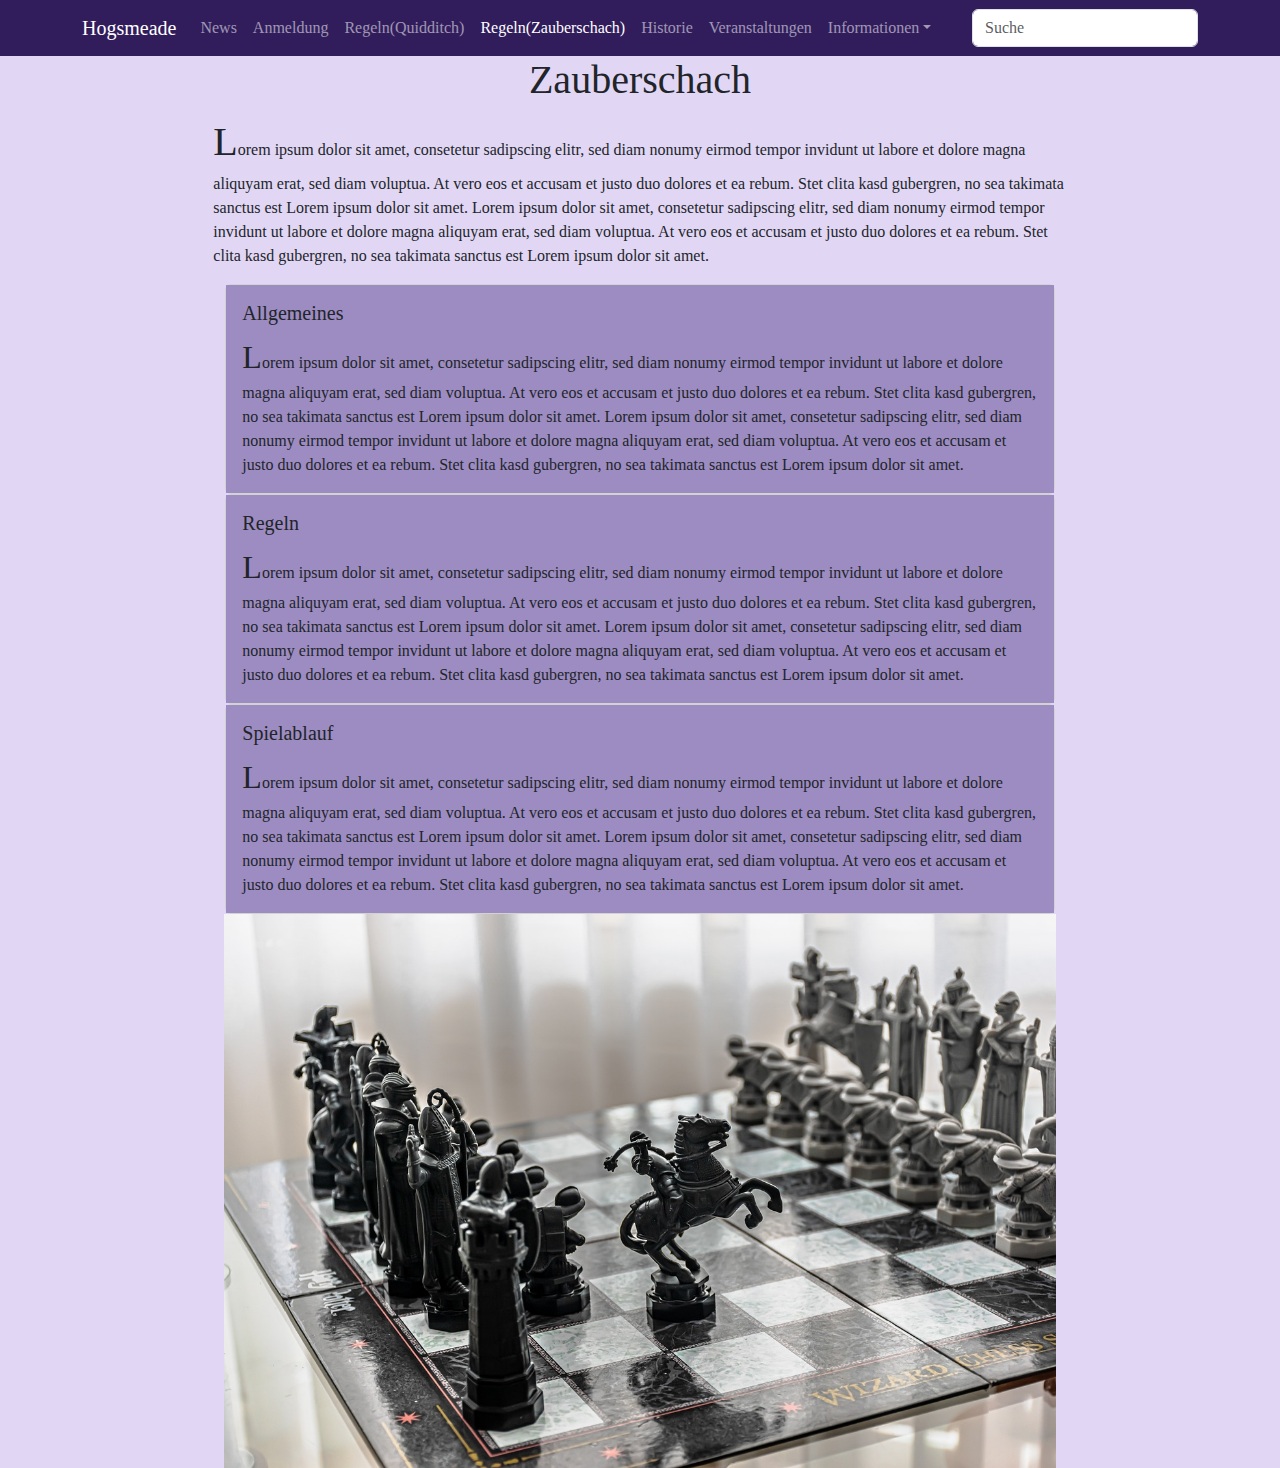
<file: regelnzauberschach.html>
<!DOCTYPE html>
<html lang="de">
<head>
    <meta charset="UTF-8">
    <meta name="viewport" content="width=device-width, initial-scale=1">
    <title>Hogsmeade e.V.</title>
    <link rel="stylesheet" href="./CSS/bootstrap.css">
    <link rel="stylesheet" type="text/css" href="CSS/styles.css">
    <script src="./JS/bootstrap.bundle.js"></script>
</head>
<body>
<nav class="navbar navbar-expand-lg navbar-dark bg-primary" aria-label="navbar">
    <div class="container-xl">
        <a class="navbar-brand" href="index.html">Hogsmeade</a>
        <button class="navbar-toggler" type="button" data-bs-toggle="collapse" data-bs-target="#navbar"
                aria-controls="navbar" aria-expanded="false" aria-label="Toggle navigation">
            <span class="navbar-toggler-icon"></span>
        </button>
        <div class="collapse navbar-collapse" id="navbar">
            <ul class="navbar-nav me-auto mb-2 mb-lg-0">
                <li class="nav-item">
                    <a class="nav-link" aria-current="page" href="index.html">News</a>
                </li>
                <li class="nav-item">
                    <a class="nav-link" href="anmeldung.html">Anmeldung</a>
                </li>
                <li class="nav-item">
                    <a class="nav-link" href="regelnquidditch.html">Regeln(Quidditch)</a>
                </li>
                <li class="nav-item">
                    <a class="nav-link active" aria-current="page"
                       href="regelnzauberschach.html">Regeln(Zauberschach)</a>
                </li>
                <li class="nav-item">
                    <a class="nav-link" href="historie.html">Historie</a>
                </li>
                <li class="nav-item">
                    <a class="nav-link" href="veranstaltungen.html">Veranstaltungen</a>
                </li>
                <li class="nav-item dropdown">
                    <a class="nav-link dropdown-toggle" href="#" data-bs-toggle="dropdown" aria-expanded="false">Informationen</a>
                    <ul class="dropdown-menu">
                        <li><a class="dropdown-item" href="impressum.html">Impressum</a></li>
                        <li><a class="dropdown-item" href="kontakt.html">Kontakt</a></li>
                    </ul>
                </li>
            </ul>
            <form role="search">
                <input class="form-control" type="search" placeholder="Suche" aria-label="Search">
            </form>
        </div>
    </div>
</nav>
<div class="col-8 m-auto">
    <h1 class="text-center">Zauberschach</h1>
    <p><span class="fs-1">L</span>orem ipsum dolor sit amet, consetetur sadipscing elitr, sed diam nonumy eirmod tempor invidunt ut labore et
        dolore magna aliquyam erat, sed diam voluptua. At vero eos et accusam et justo duo dolores et ea rebum. Stet
        clita kasd gubergren, no sea takimata sanctus est Lorem ipsum dolor sit amet. Lorem ipsum dolor sit amet,
        consetetur sadipscing elitr, sed diam nonumy eirmod tempor invidunt ut labore et dolore magna aliquyam erat, sed
        diam voluptua. At vero eos et accusam et justo duo dolores et ea rebum. Stet clita kasd gubergren, no sea
        takimata sanctus est Lorem ipsum dolor sit amet.</p>
</div>
<div class="row row-cols-1 m-auto g-4">
    <div class="col-8 m-auto">
        <div class="card">
            <div class="card-body bg-secondary">
                <h5 class="card-title">Allgemeines</h5>
                <p class="card-text"><span class="fs-2">L</span>orem ipsum dolor sit amet, consetetur sadipscing elitr, sed diam nonumy eirmod
                    tempor invidunt ut labore et dolore magna aliquyam erat, sed diam voluptua. At vero eos et accusam
                    et justo duo dolores et ea rebum. Stet clita kasd gubergren, no sea takimata sanctus est Lorem ipsum
                    dolor sit amet. Lorem ipsum dolor sit amet, consetetur sadipscing elitr, sed diam nonumy eirmod
                    tempor invidunt ut labore et dolore magna aliquyam erat, sed diam voluptua. At vero eos et accusam
                    et justo duo dolores et ea rebum. Stet clita kasd gubergren, no sea takimata sanctus est Lorem ipsum
                    dolor sit amet.</p>

            </div>
        </div>
    </div>
    <div class="col-8 m-auto">
        <div class="card">
            <div class="card-body bg-secondary">
                <h5 class="card-title">Regeln</h5>
                <p class="card-text"><span class="fs-2">L</span>orem ipsum dolor sit amet, consetetur sadipscing elitr, sed diam nonumy eirmod
                    tempor invidunt ut labore et dolore magna aliquyam erat, sed diam voluptua. At vero eos et accusam
                    et justo duo dolores et ea rebum. Stet clita kasd gubergren, no sea takimata sanctus est Lorem ipsum
                    dolor sit amet. Lorem ipsum dolor sit amet, consetetur sadipscing elitr, sed diam nonumy eirmod
                    tempor invidunt ut labore et dolore magna aliquyam erat, sed diam voluptua. At vero eos et accusam
                    et justo duo dolores et ea rebum. Stet clita kasd gubergren, no sea takimata sanctus est Lorem ipsum
                    dolor sit amet.</p>

            </div>
        </div>
    </div>

    <div class="col-8 m-auto">
        <div class="card">
            <div class="card-body bg-secondary">
                <h5 class="card-title">Spielablauf</h5>
                <p class="card-text"><span class="fs-2">L</span>orem ipsum dolor sit amet, consetetur sadipscing elitr, sed diam nonumy eirmod
                    tempor invidunt ut labore et dolore magna aliquyam erat, sed diam voluptua. At vero eos et accusam
                    et justo duo dolores et ea rebum. Stet clita kasd gubergren, no sea takimata sanctus est Lorem ipsum
                    dolor sit amet. Lorem ipsum dolor sit amet, consetetur sadipscing elitr, sed diam nonumy eirmod
                    tempor invidunt ut labore et dolore magna aliquyam erat, sed diam voluptua. At vero eos et accusam
                    et justo duo dolores et ea rebum. Stet clita kasd gubergren, no sea takimata sanctus est Lorem ipsum
                    dolor sit amet.</p>

            </div>
        </div>
    </div>
</div>
<!--Quelle https://pixabay.com/photos/chess-wizard-chess-horse-king-7048054/ -->
<div class="text-center"><img src="assets/wizardchess.jpg" alt="" width="65%"></div>
</body>
</html>
</file>
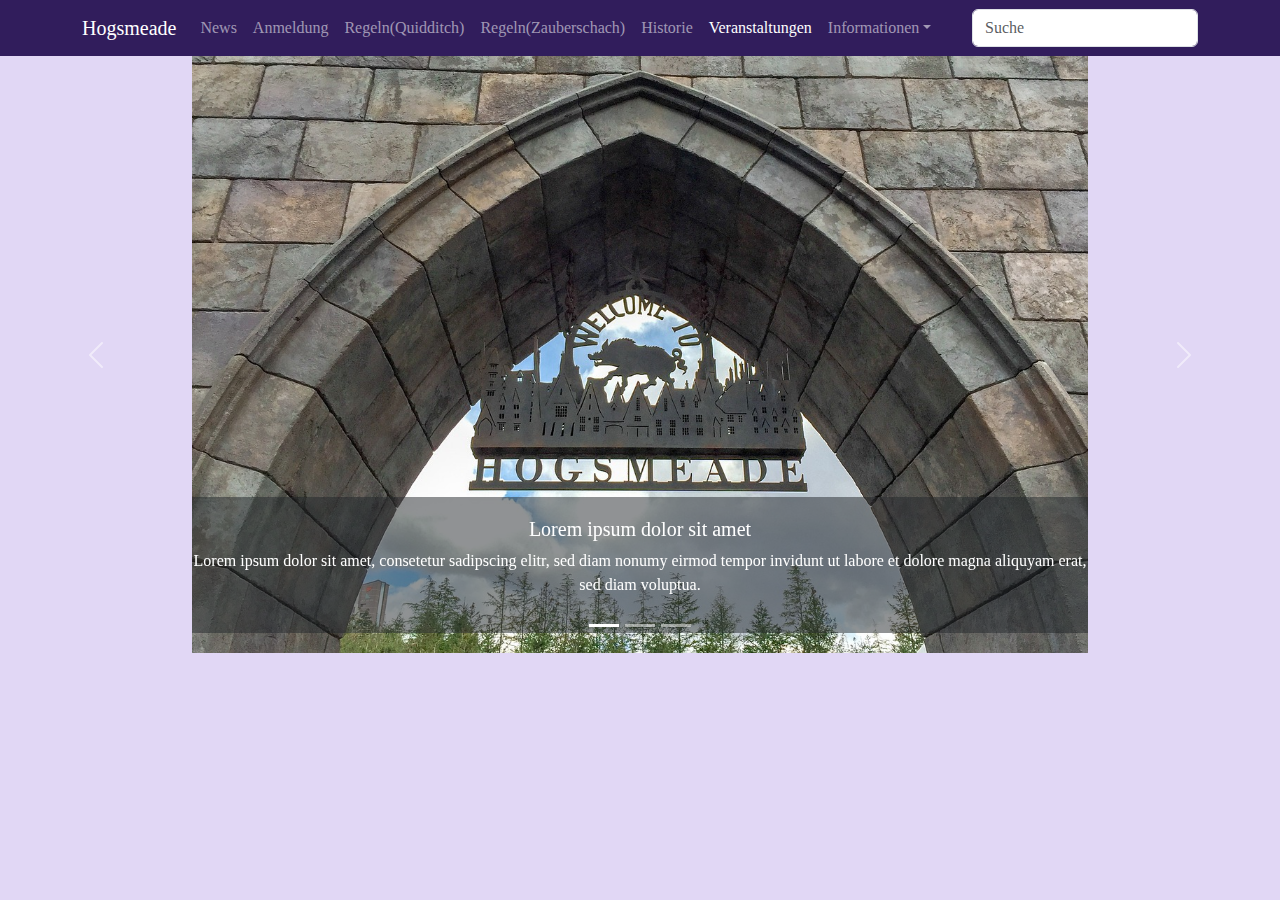
<file: veranstaltungen.html>
<!DOCTYPE html>
<html lang="de">
<head>
    <meta charset="UTF-8">
    <meta name="viewport" content="width=device-width, initial-scale=1">
    <title>Hogsmeade e.V.</title>
    <link rel="stylesheet" href="./CSS/bootstrap.css">
    <link rel="stylesheet" type="text/css" href="CSS/styles.css">
    <script src="./JS/bootstrap.bundle.js"></script>
</head>
<body>
<nav class="navbar navbar-expand-lg navbar-dark bg-primary" aria-label="navbar">
    <div class="container-xl">
        <a class="navbar-brand" href="index.html">Hogsmeade</a>
        <button class="navbar-toggler" type="button" data-bs-toggle="collapse" data-bs-target="#navbar"
                aria-controls="navbar" aria-expanded="false" aria-label="Toggle navigation">
            <span class="navbar-toggler-icon"></span>
        </button>
        <div class="collapse navbar-collapse" id="navbar">
            <ul class="navbar-nav me-auto mb-2 mb-lg-0">
                <li class="nav-item">
                    <a class="nav-link" aria-current="page" href="index.html">News</a>
                </li>
                <li class="nav-item">
                    <a class="nav-link" href="anmeldung.html">Anmeldung</a>
                </li>
                <li class="nav-item">
                    <a class="nav-link" href="regelnquidditch.html">Regeln(Quidditch)</a>
                </li>
                <li class="nav-item">
                    <a class="nav-link" aria-current="page" href="regelnzauberschach.html">Regeln(Zauberschach)</a>
                </li>
                <li class="nav-item">
                    <a class="nav-link" href="historie.html">Historie</a>
                </li>
                <li class="nav-item">
                    <a class="nav-link active" href="veranstaltungen.html">Veranstaltungen</a>
                </li>
                <li class="nav-item dropdown">
                    <a class="nav-link dropdown-toggle" href="#" data-bs-toggle="dropdown" aria-expanded="false">Informationen</a>
                    <ul class="dropdown-menu">
                        <li><a class="dropdown-item" href="impressum.html">Impressum</a></li>
                        <li><a class="dropdown-item" href="kontakt.html">Kontakt</a></li>
                    </ul>
                </li>
            </ul>
            <form role="search">
                <input class="form-control" type="search" placeholder="Suche" aria-label="Search">
            </form>
        </div>
    </div>
</nav>

<div>
    <div class="bd-example">
        <div id="veranstaltungen" class="carousel slide" data-bs-ride="carousel">
            <div class="carousel-indicators">
                <button type="button" data-bs-target="#veranstaltungen" data-bs-slide-to="0" class="active"
                        aria-label="Slide 1" aria-current="true"></button>
                <button type="button" data-bs-target="#veranstaltungen" data-bs-slide-to="1" aria-label="Slide 2"
                        class=""></button>
                <button type="button" data-bs-target="#veranstaltungen" data-bs-slide-to="2" aria-label="Slide 3"
                        class=""></button>
            </div>
            <div class="carousel-inner text-center">
                <div class="carousel-item active text-center">
                    <!--Quelle https://pixabay.com/photos/harry-potter-hogwarts-hogsmeade-2405538/  -->
                    <img src="assets/hogsmeademain.jpg" width="70%" alt="Hogsmeade Schild">
                    <div class="carousel-caption d-flex d-md-block bg-opacity-50 bg-dark ">
                        <h5>Lorem ipsum dolor sit amet</h5>
                        <p>Lorem ipsum dolor sit amet, consetetur sadipscing elitr, sed diam nonumy eirmod tempor
                            invidunt ut labore et dolore magna aliquyam erat, sed diam voluptua.</p>
                    </div>
                </div>
                <div class="carousel-item text-center">
                    <!--Quelle https://pixabay.com/photos/harry-potter-oxford-england-975362/ -->
                    <img src="assets/banquet.jpg" width="70%" alt="Halle in Oxford">
                    <div class="carousel-caption d-flex d-md-block bg-opacity-50 bg-dark">
                        <h5>Lorem ipsum dolor sit amet</h5>
                        <p>Lorem ipsum dolor sit amet, consetetur sadipscing elitr, sed diam nonumy eirmod tempor
                            invidunt ut labore et dolore magna aliquyam erat, sed diam voluptua.</p>
                    </div>
                </div>
                <div class="carousel-item text-center">
                    <!--Quelle https://pixabay.com/photos/train-scotland-harry-potter-steam-2592037/  -->
                    <img src="assets/train-2592037_1280.jpg" width="70%" alt="Zug auf Brücke">
                    <div class="carousel-caption d-flex d-md-block bg-opacity-50 bg-dark">
                        <h5>Lorem ipsum dolor sit amet</h5>
                        <p>Lorem ipsum dolor sit amet, consetetur sadipscing elitr, sed diam nonumy eirmod tempor
                            invidunt ut labore et dolore magna aliquyam erat, sed diam voluptua.</p>
                    </div>
                </div>
            </div>
            <button class="carousel-control-prev" type="button" data-bs-target="#veranstaltungen"
                    data-bs-slide="prev">
                <span class="carousel-control-prev-icon" aria-hidden="true"></span>
                <span class="visually-hidden">Previous</span>
            </button>
            <button class="carousel-control-next" type="button" data-bs-target="#veranstaltungen"
                    data-bs-slide="next">
                <span class="carousel-control-next-icon" aria-hidden="true"></span>
                <span class="visually-hidden">Next</span>
            </button>
        </div>
    </div>
</div>

</body>
</html>
</file>
<file: CSS/styles.css>
.bg-primary{
    background-color: #311D5C !important;
}
.btn-primary{
    background-color: #5B4687 !important;
    border: none;
}
.border{
   border: solid 1px #5B4687 !important;
    border-radius: 10px;
}
.border-bottom{
    border-bottom:solid 1px #5B4687 !important ;
}
.border-top{
    border-top:solid 1px #5B4687 !important ;
}
.bg-secondary{
    background-color: #9D8CC2 !important;
}
.bg-body-tertiary{
    background-color:#9D8CC2 !important; ;
}
.table-primary{
    background-color:#C7ADFF !important;
    --bs-table-bg: #9D8CC2 !important;
    --bs-table-border-color: #5B4687 !important;
}
body{
    cursor:url('../assets/cursor.png'),auto;
    font-family: Garamond,"Times New Roman",serif;
    background-color: #E1D7F5;
}
a:hover,button:hover{
    cursor:url('../assets/cursor.png'),pointer;
 }

.carousel-width{
    width: 1280px;
    align-content: center;
}
</file>
